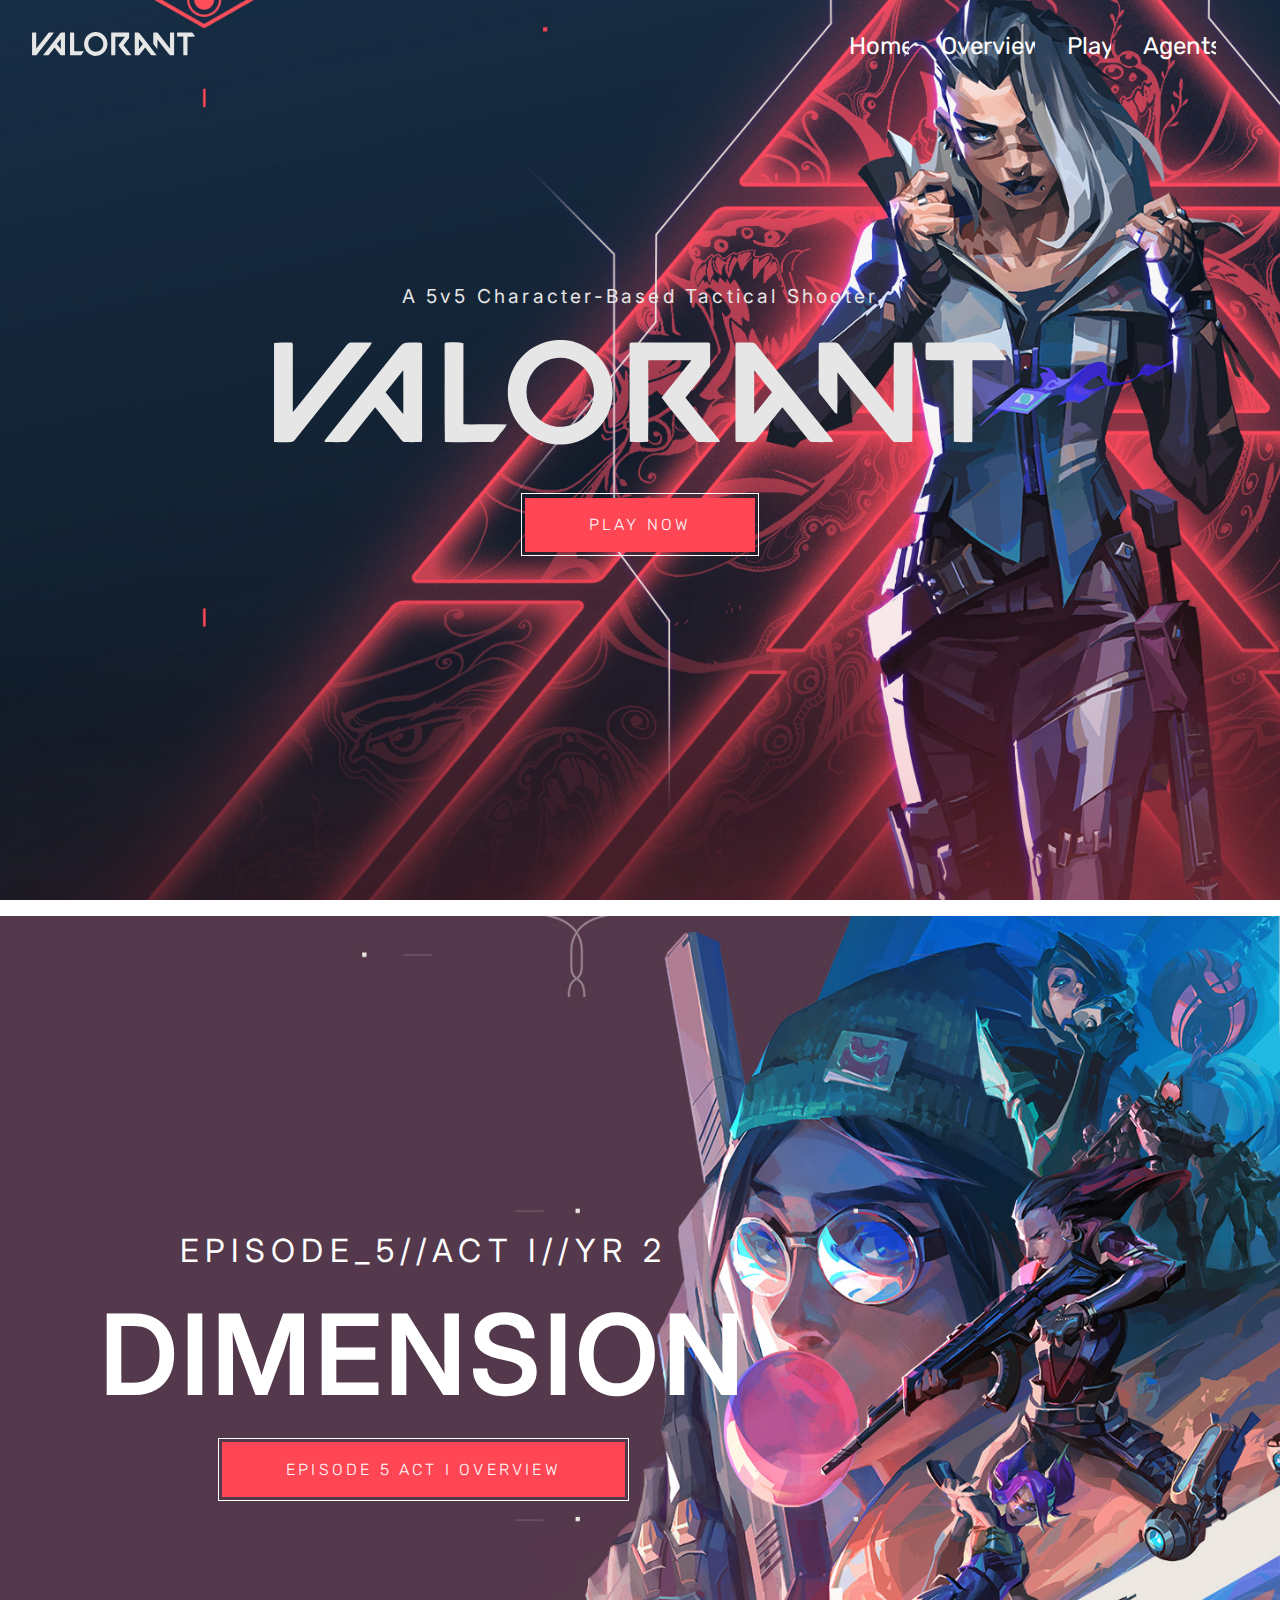
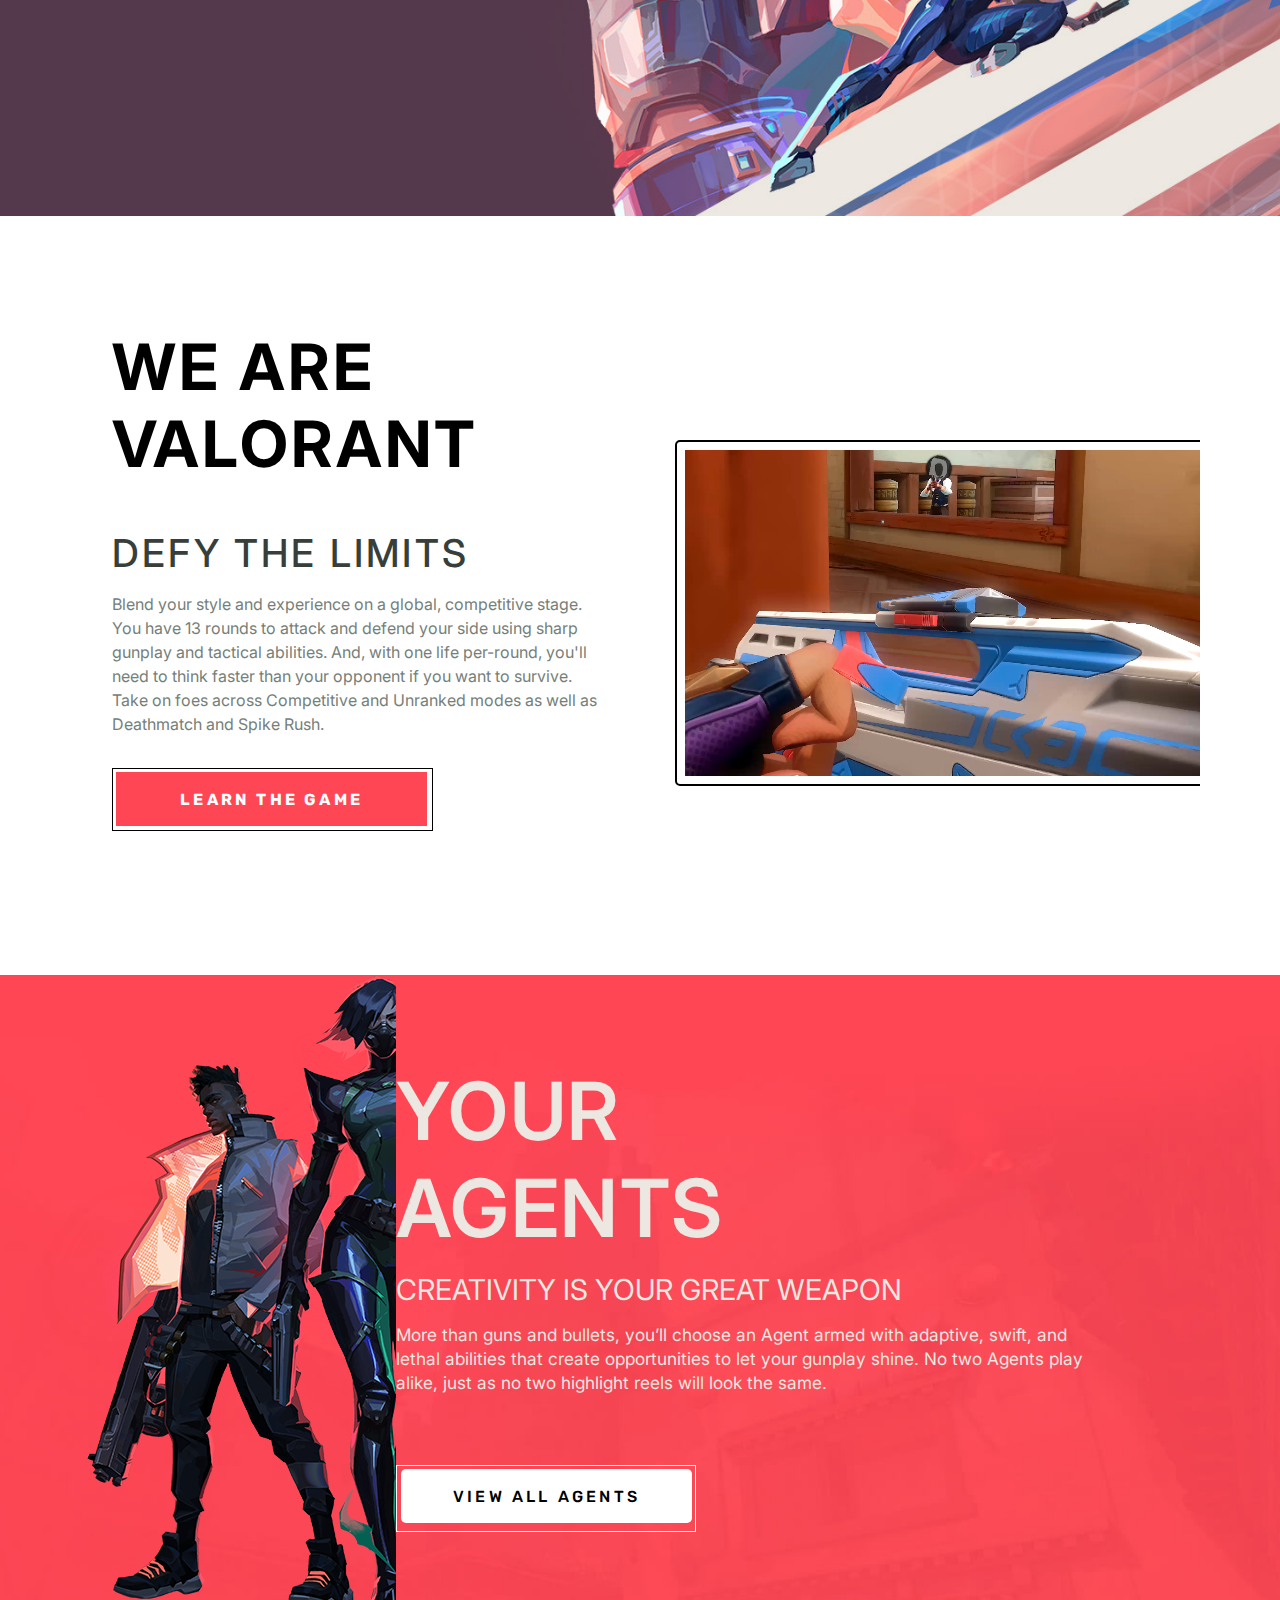
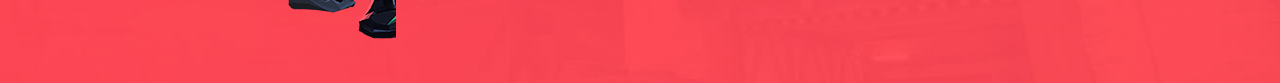
<file: index.html>
<!DOCTYPE html>
<html lang="en">
  <head>
    <meta charset="UTF-8" />
    <meta http-equiv="X-UA-Compatible" content="IE=edge" />
    <meta name="viewport" content="width=device-width, initial-scale=1.0" />
    <title>Valorant Agents(Amol❤️).</title>
    <link rel="icon" href="./assets/logo.png" sizes="32x32" />
    <link rel="stylesheet" href="CSS/style.css" />
    <link rel="stylesheet" href="CSS/queries.css" />
  </head>
  <body>
    <!--  main container -->
    <div class="hero-container">
      <img src="assets/icons8-menu-rounded-50.png" class="menu" alt="" />
      <!-- navbar -->
      <div class="header">
        <!-- header left -->
        <div class="header-left">
          <img
            src="./assets/valorant-seeklogo.com.svg"
            class="header-logo"
            alt="Valorant logo"
          />
        </div>

        <!-- header right  -->
        <nav class="header-right">
          <ul class="menu-list">
            <li><a href="https://playvalorant.com/en-us/">home</a></li>
            <li><a href="#overview">overview</a></li>
            <li><a href="#play">play</a></li>
            <li><a href="#agents">agents</a></li>
          </ul>
        </nav>
        <!-- header right ends -->
      </div>

      <img
        src="/assets/icons8-menu-rounded-50.png"
        class="menu"
        id="menu"
        alt=""
      />

      <div class="hero-section">
        <p>A 5v5 character-based tactical shooter</p>
        <div class="hero-img">
          <img src="./assets/valorant-seeklogo.com.svg" alt="Valorant logo" />
        </div>

        <div class="border">
          <button class="btn">Play Now</button>
        </div>
      </div>
    </div>

    <!-- dimension  -->
    <div class="dimension" id="overview">
      <div class="text">
        <div class="center">
          <p>EPISODE_5//ACT I//YR 2</p>
          <h2>dimension</h2>
          <div class="border">
            <button class="btn">episode 5 act i overview</button>
          </div>
        </div>
      </div>
    </div>

    <!-- Play section. -->
    <div class="play" id="play">
      <!-- a heading on the right side -->
      <div class="play-text">
        <h2>we are Valorant</h2>
        <h3>defy the limits</h3>
        <p>
          Blend your style and experience on a global, competitive stage. You
          have 13 rounds to attack and defend your side using sharp gunplay and
          tactical abilities. And, with one life per-round, you'll need to think
          faster than your opponent if you want to survive. Take on foes across
          Competitive and Unranked modes as well as Deathmatch and Spike Rush.
        </p>

        <div class="border--dark">
          <button class="btn">learn the game</button>
        </div>
      </div>

      <div class="play-left">
        <!-- add a video to the left side. -->
        <video
          class="play-video"
          src="./assets/VALORANT_PLAY22_16x9_Target4_v005.mp4"
          autoplay
          loop
          muted
        ></video>
      </div>
    </div>

    <!-- Agents section  -->
    <div class="agents" id="agents">
      <div class="agents-left">
        <img src="./assets/agents-group.png" alt="agents" />
      </div>

      <div class="agents-right">
        <div class="agent-right-text">
          <h1>
            your <br />
            agents
          </h1>
          <h2>Creativity is your great weapon</h2>
          <p>
            More than guns and bullets, you’ll choose an Agent armed with
            adaptive, swift, and lethal abilities that create opportunities to
            let your gunplay shine. No two Agents play alike, just as no two
            highlight reels will look the same.
          </p>
        </div>

        <div class="agents-border border--light">
          <a href="/agents/agents.html" class="agents-btn btn"
            >view all agents</a
          >
        </div>
      </div>
    </div>

    <!-- js -->
    <script>
      const menu = document.getElementById("menu");
      const menuItem = document.querySelector(".menu-list");

      menu.addEventListener("click", function () {
        console.log("menu clicked");
        menuItem.classList.toggle("active");
      });
    </script>
  </body>
</html>

<!-- refactoring project. -->
</file>
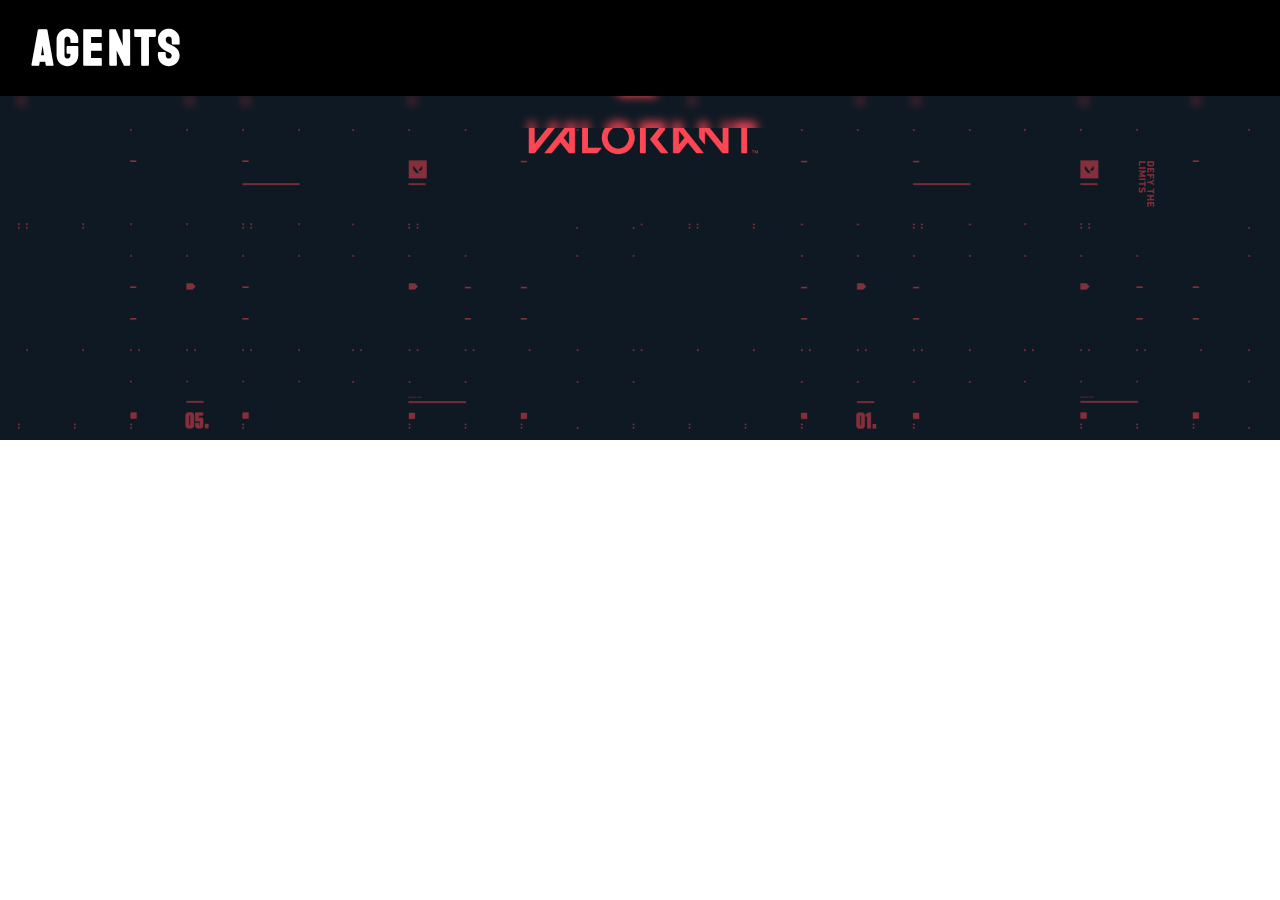
<file: agents/agents.html>
<!DOCTYPE html>
<html lang="en">
  <head>
    <title>Agents</title>
    <link rel="stylesheet" href="agents.css" />
    <script src="agents.js" defer></script>
  </head>
  <body>
    <!-- fetch agents  -->
    <div class="header">
      <h1>Agents</h1>
    </div>

    <!-- agents container -->
    <div class="agents-container">
      <!-- it will come from JS  -->
    </div>
  </body>
</html>
</file>
<file: CSS/style.css>
@import url("https://fonts.googleapis.com/css2?family=Rubik:wght@400;500;700&display=swap");
@import url("https://fonts.googleapis.com/css2?family=Inter:wght@400;500;700&display=swap");

* {
  box-sizing: border-box;
  margin: 0;
  padding: 0;
  overflow-x: hidden;
}

html {
  scroll-behavior: smooth;
}

body {
  /* font-family: "Rubik", sans-serif; */
  font-family: "Inter", sans-serif;
}

.hero-container {
  background-image: url("/assets/homeBg.jpg");
  background-repeat: no-repeat;
  background-position: center center;
  background-size: cover;
  height: 900px;
  backdrop-filter: blur(2px);
  margin-bottom: 1rem;
}

.header {
  display: flex;
  justify-content: space-between;
  align-items: center;
  padding: 2rem;
  /* margin-bottom: 20rem; */
}

.menu {
  text-align: center;
  position: absolute;
  top: 2rem;
  right: 0.9rem;
  display: none;
  cursor: pointer;
}

.header-left img {
  cursor: pointer;
  transition: 0.3s ease-in-out;
  width: 20%;
}

.header-right ul {
  display: flex;
  list-style: none;
}

.header-right ul li {
  font-size: 1.5rem;
  margin-right: 2rem;
  font-family: "Rubik", sans-serif;
}

.header-right ul li a {
  text-decoration: none;
  color: #fff;
  transition: 0.2s ease-in-out;
  text-transform: capitalize;
}

.header-right ul li a:hover {
  text-decoration: underline;
  color: rgb(255, 125, 102);
}

.hero-section {
  display: flex;
  flex-direction: column;
  justify-content: center;
  align-items: center;
  padding: 2rem;
  margin: 160px auto;
}

.hero-section p {
  font-size: 1.2rem;
  color: #e6e6e6;
  font-weight: normal;
  text-transform: capitalize;
  margin-bottom: 1rem;
  letter-spacing: 0.2rem;
}

.hero-img {
  display: flex;
  align-items: center;
  justify-content: center;
  margin-top: 1rem;
  margin-bottom: 3rem;
}

.hero-img img {
  width: 85%;
}

.border {
  border: 1px solid #fff;
  padding: 0.2rem 0.2rem;
}

.border--dark {
  border: 1px solid black;
  padding: 0.2rem 0.2rem;
  width: 321px;
}
.border--light {
  border: 1px solid #fff;
  padding: 0.2rem 0.2rem;
  max-width: 300px;
}

.btn {
  display: inline-block;
  background-color: #ff4655;
  color: #fff;
  padding: 1.1rem 4rem;
  font-size: 1rem;
  /* border-radius: 0.4rem; */
  font-weight: lighter;
  /* transition: 0.5s ease-in-out; */
  cursor: pointer;
  border: none;
  font-family: "Rubik", sans-serif;
  letter-spacing: 0.2rem;
  text-transform: uppercase;

  background-size: 1.1rem 4rem;
  transition: all ease 0.8s;
  position: relative;
}

.btn:hover {
  background-repeat: no-repeat;
  background-position: -50px -50px;
  background-image: linear-gradient(135deg, #31302b 50%, transparent 51%);
  background-size: 200% 200%;
  background-position: 0px 0px;
  color: #fff;
}

/* Hero and header section ends. */

/* Dimension section starts. */

.dimension {
  background: url("/assets/overviewBg.jpg");
  background-repeat: no-repeat;
  height: 100vh;
  background-position: center center;
  background-size: cover;
}

.text {
  display: flex;
  flex-direction: column;
  justify-content: center;
  align-items: flex-start;
  height: 100vh;
  margin: 0 100px;
}
.center {
  display: flex;
  flex-direction: column;
  justify-content: center;
  align-items: center;
}

.text p {
  font-size: 2rem;
  color: #fff;
  font-weight: normal;
  text-transform: capitalize;
  margin-bottom: 1rem;
  letter-spacing: 0.4rem;
}

.text h2 {
  color: #fff;
  font-family: "Inter", sans-serif;
  font-size: 7rem;
  font-weight: 600;
  text-transform: uppercase;
  /* text-shadow: 2px 2px 2px #000; */
  margin-bottom: 1rem;
  letter-spacing: 0.2rem;
}

.text .border {
  border: 1px solid #fff;
  padding: 0.2rem 0.2rem;
}

.text button {
  text-transform: uppercase;
  color: #fff;
  outline: none;
}

/* Play section */

.play {
  display: flex;
  justify-content: center;
  padding: 1rem 1rem 3rem 1rem;
  margin: 4rem;
}

.play-left {
  margin-left: 2rem;
}

.play-video {
  border: 2px solid black;
}

video {
  border-radius: 5px;
  /* height: 600px; */
  width: 600px;
  /* margin: 120px 0; */
  padding: 0.5rem;
  margin-top: 9rem;
  margin-right: 5rem;
}

/* play text  */
.play-text {
  margin: 2rem;
  display: flex;
  flex-direction: column;
  justify-content: start;
  align-items: flex-start;
}

.play-description {
  width: 100%;
  margin-left: 2rem;
}
.play-text h2 {
  /* width: 121%; */
  color: #000;
  font-family: "Inter", sans-serif;
  font-size: 4rem;
  text-transform: uppercase;
  /* text-shadow: 2px 2px 2px #000; */
  margin-bottom: 3rem;
  letter-spacing: 0.2rem;
  font-weight: 700;
}

.play-text h3 {
  font-size: 2.4rem;
  color: #383e3a;
  font-weight: 500;
  text-transform: uppercase;
  margin-bottom: 1rem;
  letter-spacing: 0.2rem;
}

.play-text p {
  line-height: 1.5rem;
  font-size: 1rem;
  margin-bottom: 2rem;
  max-width: 500px;
  width: 100%;
  color: #768079;
}

.play-text .btn {
  font-weight: bold;
  color: #fff;
}

/* Agents section */
.agents {
  background-image: url("/assets/agents\ background.jpg");
  width: 100%;
  height: 100%;
  background-position: center center;
  background-repeat: no-repeat;
  background-size: cover;

  display: flex;
  justify-content: center;
  align-items: center;
  margin: 0 auto;
  position: relative;
}

.agents-left {
  padding-left: 5rem;
  margin-right: 5rem;
}

.agents-right {
  margin-right: 5rem;
  padding-right: 5rem;
  position: relative;
  margin-top: -4rem;
  /* margin-left: 5rem; */
}

.agents-right h1 {
  color: #ece8e1;
  font-family: "Inter", sans-serif;
  font-size: 5rem;
  text-transform: uppercase;
  /* text-shadow: 2px 2px 2px #000; */
  letter-spacing: 0.1rem;
  font-weight: 600;
  /* font-weight: bold; */
  /* position: absolute; */
  /* bottom: 10rem;
  margin-bottom: 2.8rem; */
}

.agents-right h2 {
  font-size: 2rem;
  color: #ece8e1;
  font-weight: normal;
  text-transform: uppercase;
  margin-bottom: 1.4rem;
  /* letter-spacing: 0.2rem; */
}

.agents-right p {
  width: 80%;
  font-size: 1.08rem;
  color: #ece8e1;
  font-weight: 400;
  line-height: 1.5rem;
  margin-bottom: 2.4rem;
}

a {
  text-decoration: none;
}

.agents-btn {
  width: 100%;
  background-color: #fff;
  font-family: "Rubik", sans-serif;
  color: #000;
  font-size: 1rem;
  font-weight: 500;
  letter-spacing: 0.2rem;
  text-align: center;
  text-transform: uppercase;
  padding: 1.1rem 2rem;
  border-radius: 5px;
}

.agents-border {
  margin-top: 2rem;
}
</file>
<file: CSS/queries.css>
/* Tablets and bigger screen size than 1000px */

@media (max-width: 1200px) {
  .text {
    margin: 0px;
    margin-left: 1rem;
  }

  .play {
    padding: 2rem;
    margin: 0;
  }

  .play-left {
    margin-left: 1rem;
    margin-top: 5rem;
  }

  .play-text {
    padding: 0.5rem;
  }

  .play-text h2 {
    background-color: #fff;
    color: #000;
    text-shadow: 2px 2px 2px #fff;
    margin-bottom: 1rem;
  }

  .play-text h3 {
    font-size: 2rem;
  }

  .play-description {
    margin-left: 1.6rem;
  }

  .play-video {
    margin-top: 6rem;
  }

  .agents {
    height: 700px;
  }

  .agents-right {
    margin: 0px;
  }

  .agents img {
    width: 600px;
  }

  .agents-right h1 {
    font-size: 4rem;
  }

  .agents-right p {
    width: 100%;
  }
}

/* for play section */
@media (max-width: 1100px) {
  .play {
    flex-direction: column-reverse;
  }

  .play-text {
    align-items: center;
    margin: 0px;
    padding: 0px;
  }

  .play-left,
  .play-video,
  video {
    margin: 1rem;
    text-align: center;
  }

  .agents img {
    max-width: 450px;
  }
}

/* for agents section   */
@media (max-width: 1800px) {
  .agents-left {
    padding-left: 1rem;
    margin-right: 0rem;
  }

  .agents-right {
    margin-right: 1rem;
    padding-right: 0;
  }

  .agents-right h1 {
    position: static;
    margin-bottom: 1rem;
    font-size: 5rem;
  }

  .agents-right h2 {
    margin-bottom: 1rem;
    font-size: 1.8rem;
  }
}

/* @media (max-width: 1140px) {
  .agents-left img {
    height: 500px;
    width: 500px;
  }
}

/* Working on responsiveness. */

@media (max-width: 820px) {
  /* Hero-container */
  .hero-container {
    background-position-x: 65%;
    backdrop-filter: blur(4px);
  }

  .header {
    align-items: flex-start;
    flex-direction: column;
    margin-bottom: 10rem;
  }

  .header-left h2 {
    margin-bottom: 3rem;
  }

  .header-right ul {
    flex-direction: column;
    justify-content: space-between;
    display: none;
    transition: 0.3s ease-in-out;
  }

  .header-right ul li {
    margin-right: 0;
    margin-bottom: 2rem;
    transition: 0.2s ease-in-out;
  }

  .header-right ul.active {
    display: block;
    margin-top: 1rem;
  }

  .menu {
    display: block;
    width: 35px;
  }

  /* Dimension */
  .dimension {
    height: 700px;
  }

  .text {
    padding-left: 0.8rem;
    padding: unset;
    margin: unset;
    height: unset;
    width: unset;
    justify-content: flex-start;
    align-items: flex-start;
  }

  .text p {
    font-size: 1.4rem;
    letter-spacing: 0.2rem;
  }

  .text h2 {
    font-size: 4rem;
  }

  .center {
    margin: 300px 0;
  }

  /* play responsive. */
  .play {
    flex-direction: column-reverse;
    padding: 1rem;
  }

  .play-text h2 {
    background: none;
    font-size: 3rem;
    color: #000;
    /* text-shadow: 2px 2px 2px #fff; */
    /* font-weight: bold; */
    font-weight: 700;
    margin-bottom: 1rem;
  }
  .play-text h3 {
    font-size: 2.2rem;
  }

  .play-video {
    width: 450px;
  }

  /* agents */
  .agents {
    flex-direction: column;
    padding: 4rem;
    height: unset;
  }

  .agents-right {
    margin-right: unset;
    padding-right: unset;
    text-align: center;
    display: flex;
    flex-direction: column;
    justify-content: center;
    align-items: center;
  }

  .agents-right h1 {
    position: static;
    font-size: 4rem;
    margin-bottom: 0.6rem;
    letter-spacing: 0.1rem;
  }

  .agents-right h2 {
    font-size: 1.4rem;
    margin-bottom: 0.7rem;
  }

  .agents-right p {
    font-size: 1rem;
    margin-bottom: 1rem;
    line-height: 1.5rem;
  }

  .agents-border {
    margin: 0.5rem;
  }

  .border--dark {
    width: 251px;
  }
  .border--light {
    width: 251px;
  }

  .btn {
    font-size: 0.8rem;
  }
}

@media (max-width: 500px) {
  .header-left img {
    width: 40%;
  }

  .hero-section {
    padding: 1rem;
  }

  .hero-section p {
    text-align: center;
    font-size: 0.7rem;
  }

  .hero-section h2 {
    font-size: 2rem;
  }

  /* play */
  .play {
    padding: 0.5rem 1rem;
  }

  video {
    width: 400px;
  }

  .play-left {
    margin-left: 0rem;
  }

  .play-text {
    margin: 0.4rem;
    padding: 0.5rem 0.5rem;
  }

  .play-text h2 {
    font-size: 2.4rem;
  }

  .play-text h3 {
    font-size: 1.6rem;
  }

  .border--dark {
    width: 293px;
  }

  .btn {
    font-size: 0.8rem;
  }

  .play-text p {
    font-size: 1rem;
    line-height: 1.5rem;
  }

  .center {
    margin-left: 0.6rem;
  }
}

@media (max-width: 400px) {
  .text h2 {
    font-size: 3.8rem;
  }

  .text p {
    font-size: 1rem;
  }

  .border {
    max-width: 80%;
  }

  .btn {
    font-size: 0.8rem;
  }

  .play-text h2 {
    font-size: 1.8rem;
  }

  .play-text h3 {
    font-size: 1.2rem;
  }

  .play-video {
    width: 350px;
    margin: unset;
    margin-left: 0.5rem;
  }

  .agents img {
    width: 340px;
    padding: unset;
  }
}

@media (max-width: 300px) {
  .play-text p {
    letter-spacing: 1px;
  }

  .agents-left img {
    height: 150px;
    width: 150px;
  }

  .agents-btn {
    padding: 0.5rem 1rem;
    font-size: 10px;
  }
}
</file>
<file: agents/agents.css>
@import url("https://fonts.googleapis.com/css2?family=Rubik:ital,wght@0,300;0,400;1,300;1,400&display=swap");
@import url("https://fonts.googleapis.com/css2?family=Staatliches&display=swap");
@import url("https://fonts.googleapis.com/css2?family=Inter:wght@400;500;700&display=swap");

* {
  box-sizing: border-box;
  margin: 0;
  padding: 0;
}

html {
  scroll-behavior: smooth;
}

body {
  font-family: "Rubik", sans-serif;
  background-image: url("./asset/1203280.jpg");
  background-repeat: no-repeat;
  background-size: cover;
  background-position: center center;
  backdrop-filter: blur(5px);
}

.header {
  background-color: #000;
  padding: 1rem 2rem;
  margin-bottom: 2rem;
}

.header h1 {
  font-size: 3.2rem;
  font-family: "Staatliches", sans-serif;
  text-shadow: 2px 2px 2px #000;
  color: #fff;
  text-transform: uppercase;
  font-weight: bold;
  letter-spacing: 0.2rem;
}

.agents-container {
  display: flex;
  margin: 2rem;
  justify-content: center;
  align-items: center;
  flex-wrap: wrap;
}

.agent {
  height: 700px;
  width: 400px;
  margin-right: 1rem;
  background-color: rgb(250, 99, 69);
  border-radius: 5px;
  margin-bottom: 2rem;
  /* box-shadow: 2px 2px 2px #000; */
  box-shadow: 2.4rem 2.4rem 4.8rem rgba(0, 0, 0, 0.02);
}

.agent img {
  height: 400px;
  width: 400px;
  margin-bottom: 1rem;
  display: block;
  transition: all 0.4s;
}

.img {
  overflow: hidden;
}

.agent img:hover {
  transform: scale(1.1);
}

.description {
  padding: 1rem;
  padding-left: 2rem;
  min-height: 300px;
}

.description h1 {
  color: #ece8e1;
  /* text-shadow: 2px 2px 2px #000; */

  font-family: "Inter", sans-serif;
  font-size: 2.4rem;
  margin-bottom: 0.5rem;
  text-transform: uppercase;
  font-weight: 700;
  letter-spacing: 1px;
}

.description p {
  font-size: 1rem;
  color: #fff;
  font-weight: 300;
  margin-bottom: 2rem;
}

.btn {
  display: inline-block;
  /* margin-bottom: 2rem; */
  text-decoration: none;
  color: #000;
  background-color: #ece8e1;
  padding: 1rem 3rem;
  text-transform: uppercase;
  border-radius: 3px;
  cursor: pointer;

  transition: all ease 0.8s;
  position: relative;
}

.btn:hover {
  background-repeat: no-repeat;
  background-position: -50px -50px;
  background-image: linear-gradient(135deg, #31302b 50%, transparent 51%);
  background-size: 200% 200%;
  background-position: 0px 0px;
  color: #fff;
}

.btn:active {
  outline: none;
}

@media (max-width: 500px) {
  .agents-container {
    flex-direction: column;
    margin: 1rem 1rem;
    flex-wrap: nowrap;
  }

  .agent {
    margin-right: 0;
    margin-bottom: 2rem;
    max-width: 400px;
  }
}

@media (max-width: 400px) {
  .agent {
    display: flex;
    flex-direction: column;
    justify-content: center;
    align-items: center;
    height: 675px;
    width: 350px;
  }

  .agent img {
    width: 350px;
    height: 350px;
  }
}
</file>
